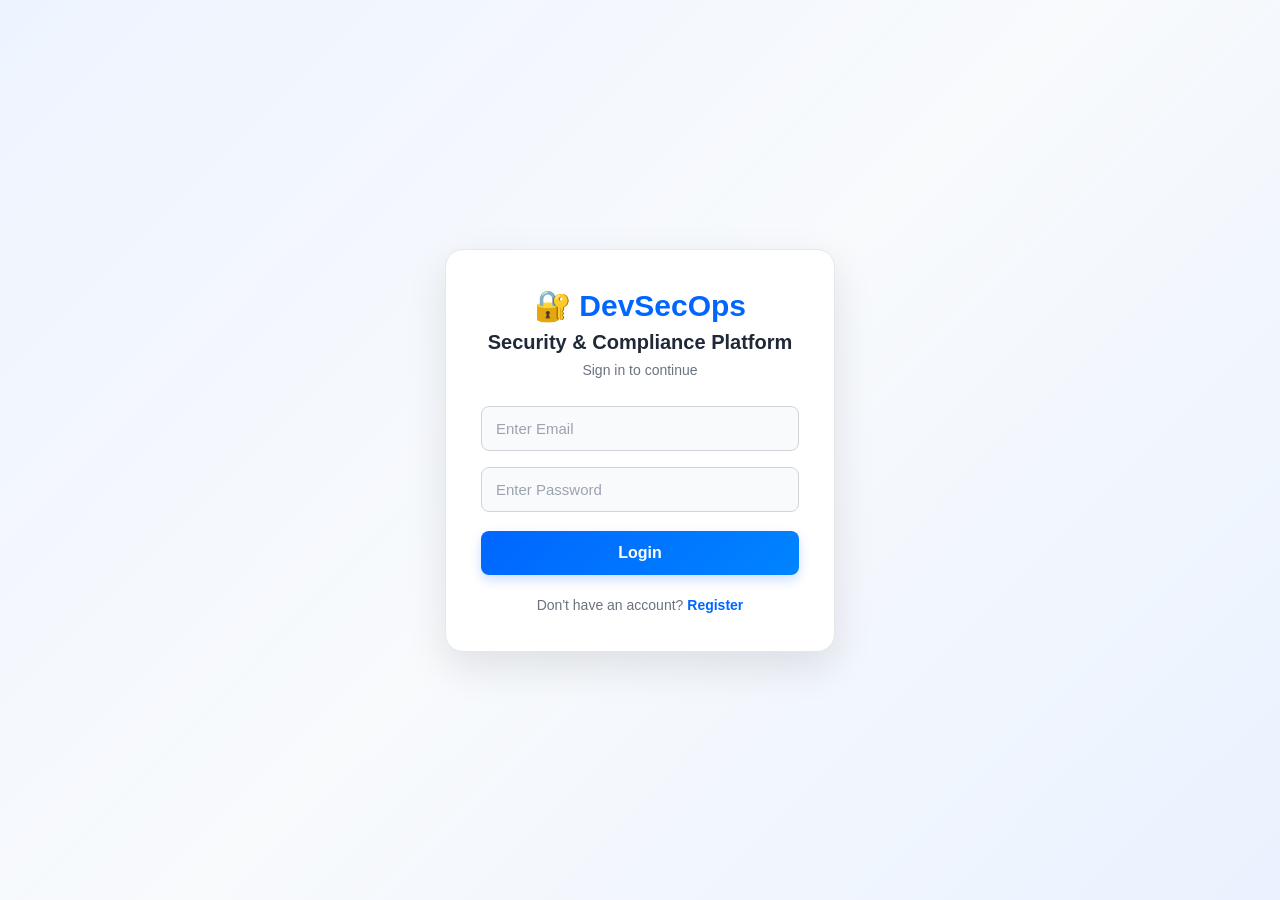
<file: frontend/index.html>
<!DOCTYPE html>
<html lang="en">

<head>

    <meta charset="UTF-8">

    <meta name="viewport"
          content="width=device-width, initial-scale=1.0">

    <title>
        DevSecOps Security & Compliance Platform
    </title>

    <link rel="stylesheet"
          href="css/dashboard.css">

</head>


<body>


    <!-- =========================
         NAVBAR
    ========================== -->

    <header class="navbar">

        <div class="logo">

            <span class="logo-icon">
                🔐
            </span>

            <span>
                DevSecOps
            </span>

        </div>


        <nav>

            <a href="index.html"
               class="active">

                Dashboard

            </a>


            <span id="usernameDisplay"
                  class="username-display">

                User

            </span>


            <button
                id="logoutBtn"
                class="logout-button"
                onclick="logout()">

                Logout

            </button>

        </nav>

    </header>



    <!-- =========================
         MAIN
    ========================== -->

    <main class="container">


        <!-- =========================
             WELCOME
        ========================== -->

        <section class="welcome">

            <div>

                <p class="welcome-label">

                    DEVSECOPS SECURITY PLATFORM

                </p>


                <h1>

                    Security Dashboard

                </h1>


                <p class="welcome-text">

                    Monitor your application's security,
                    vulnerabilities and compliance status
                    from one place.

                </p>

            </div>

        </section>



        <!-- =========================
             SCORE CARDS
        ========================== -->

        <section class="cards">


            <!-- SECURITY SCORE -->

            <div class="card">

                <div class="card-header">

                    <div class="card-icon security-icon">

                        🛡️

                    </div>


                    <span class="card-label">

                        SECURITY

                    </span>

                </div>


                <h3>

                    Security Score

                </h3>


                <p id="securityScore"
                   class="score">

                    --

                </p>


                <span class="card-description">

                    Overall security rating

                </span>

            </div>



            <!-- COMPLIANCE SCORE -->

            <div class="card">

                <div class="card-header">

                    <div class="card-icon compliance-icon">

                        ✓

                    </div>


                    <span class="card-label">

                        COMPLIANCE

                    </span>

                </div>


                <h3>

                    Compliance Score

                </h3>


                <p id="complianceScore"
                   class="score">

                    --

                </p>


                <span class="card-description">

                    Compliance assessment

                </span>

            </div>



            <!-- VULNERABILITIES -->

            <div class="card">

                <div class="card-header">

                    <div class="card-icon vulnerability-icon">

                        ⚠

                    </div>


                    <span class="card-label">

                        SECURITY ISSUES

                    </span>

                </div>


                <h3>

                    Vulnerabilities

                </h3>


                <p id="vulnerabilities"
                   class="score">

                    --

                </p>


                <span class="card-description">

                    Detected security issues

                </span>

            </div>



            <!-- COMPLIANCE STATUS -->

            <div class="card">

                <div class="card-header">

                    <div class="card-icon status-icon">

                        ●

                    </div>


                    <span class="card-label">

                        STATUS

                    </span>

                </div>


                <h3>

                    Compliance Status

                </h3>


                <p id="complianceStatus"
                   class="status-score">

                    --

                </p>


                <span class="card-description">

                    Current compliance state

                </span>

            </div>

        </section>



        <!-- =========================
             SECURITY SUMMARY
        ========================== -->

        <section class="dashboard-section">


            <div class="section-title">

                <div>

                    <span class="section-icon">

                        🛡️

                    </span>


                    <h2>

                        Security Summary

                    </h2>

                </div>

            </div>


            <div id="securityDetails"
                 class="summary-content">

                <div class="loading">

                    Loading security information...

                </div>

            </div>

        </section>



        <!-- =========================
             COMPLIANCE SUMMARY
        ========================== -->

        <section class="dashboard-section">


            <div class="section-title">

                <div>

                    <span class="section-icon">

                        ✓

                    </span>


                    <h2>

                        Compliance Summary

                    </h2>

                </div>

            </div>


            <div id="complianceDetails"
                 class="summary-content">

                <div class="loading">

                    Loading compliance information...

                </div>

            </div>

        </section>



        <!-- =========================
             SECURITY BREAKDOWN
        ========================== -->

        <section class="dashboard-section">


            <div class="section-title">

                <div>

                    <span class="section-icon">

                        ⚠️

                    </span>


                    <h2>

                        Security Breakdown

                    </h2>

                </div>

            </div>


            <div class="severity-grid">


                <!-- CRITICAL -->

                <div class="severity-card critical">

                    <span class="severity-icon">

                        🔴

                    </span>


                    <div>

                        <h3>

                            Critical

                        </h3>


                        <p id="criticalCount">

                            0

                        </p>

                    </div>

                </div>



                <!-- HIGH -->

                <div class="severity-card high">

                    <span class="severity-icon">

                        🟠

                    </span>


                    <div>

                        <h3>

                            High

                        </h3>


                        <p id="highCount">

                            0

                        </p>

                    </div>

                </div>



                <!-- MEDIUM -->

                <div class="severity-card medium">

                    <span class="severity-icon">

                        🟡

                    </span>


                    <div>

                        <h3>

                            Medium

                        </h3>


                        <p id="mediumCount">

                            0

                        </p>

                    </div>

                </div>



                <!-- LOW -->

                <div class="severity-card low">

                    <span class="severity-icon">

                        🟢

                    </span>


                    <div>

                        <h3>

                            Low

                        </h3>


                        <p id="lowCount">

                            0

                        </p>

                    </div>

                </div>

            </div>

        </section>



        <!-- =========================
             SECURITY ISSUES
        ========================== -->

        <section class="dashboard-section security-issues-section">


            <div class="section-title">

                <div>

                    <span class="section-icon">

                        🔎

                    </span>


                    <h2>

                        Security Issues

                    </h2>

                </div>

            </div>


            <div id="securityIssues">


                <div class="security-issue-empty">

                    <span class="empty-icon">

                        🛡️

                    </span>


                    <h3>

                        Loading Security Issues...

                    </h3>


                    <p>

                        Security findings will appear here
                        after the security scan.

                    </p>

                </div>

            </div>

        </section>



        <!-- =========================
             COMPLIANCE BREAKDOWN
        ========================== -->

        <section class="dashboard-section">


            <div class="section-title">

                <div>

                    <span class="section-icon">

                        ✓

                    </span>


                    <h2>

                        Compliance Breakdown

                    </h2>

                </div>

            </div>



            <!-- COMPLIANCE PROGRESS -->

            <div class="compliance-progress">


                <div class="progress-info">

                    <span>

                        Compliance Progress

                    </span>


                    <strong id="complianceProgressText">

                        0%

                    </strong>

                </div>


                <div class="progress-bar">

                    <div
                        id="complianceProgress"
                        class="progress-fill">

                    </div>

                </div>

            </div>



            <!-- COMPLIANCE STATS -->

            <div class="compliance-stats">


                <div>

                    <span>

                        Total Checks

                    </span>


                    <strong id="totalChecks">

                        0

                    </strong>

                </div>



                <div>

                    <span>

                        Compliant

                    </span>


                    <strong id="compliantChecks">

                        0

                    </strong>

                </div>



                <div>

                    <span>

                        Review Required

                    </span>


                    <strong id="reviewRequired">

                        0

                    </strong>

                </div>

            </div>

        </section>



        <!-- =========================
             SCAN ACTIONS
        ========================== -->

        <section class="scan-section">


            <div class="scan-header">

                <div>

                    <h2>

                        Security & Compliance Scans

                    </h2>


                    <p>

                        Run the latest security and compliance
                        checks for your application.

                    </p>

                </div>

            </div>



            <div class="actions">


                <!-- SECURITY SCAN -->

                <button
                    id="securityScanBtn"
                    class="scan-button security-button"
                    onclick="runSecurityScan()">


                    <span>

                        🛡️

                    </span>


                    Run Security Scan

                </button>



                <!-- COMPLIANCE SCAN -->

                <button
                    id="complianceScanBtn"
                    class="scan-button compliance-button"
                    onclick="runComplianceScan()">


                    <span>

                        ✓

                    </span>


                    Run Compliance Scan

                </button>

            </div>

        </section>



        <!-- =========================
             SCAN HISTORY
        ========================== -->

        <section class="dashboard-section scan-history-section">


            <div class="section-title">

                <div>

                    <span class="section-icon">

                        📊

                    </span>


                    <h2>

                        Scan History

                    </h2>

                </div>

            </div>


            <div id="scanHistory">

                <div class="loading">

                    Loading scan history...

                </div>

            </div>

        </section>



        <!-- =========================
             SYSTEM INFO
        ========================== -->

        <section class="system-info">


            <div>

                <strong>

                    Platform

                </strong>


                <span>

                    DevSecOps

                </span>

            </div>



            <div>

                <strong>

                    Security

                </strong>


                <span>

                    Active

                </span>

            </div>



            <div>

                <strong>

                    Compliance

                </strong>


                <span>

                    Monitoring

                </span>

            </div>



            <div>

                <strong>

                    Environment

                </strong>


                <span>

                    Local

                </span>

            </div>

        </section>


    </main>



    <!-- =========================
         JAVASCRIPT
    ========================== -->

    <script src="js/dashboard.js"></script>


</body>

</html>
</file>
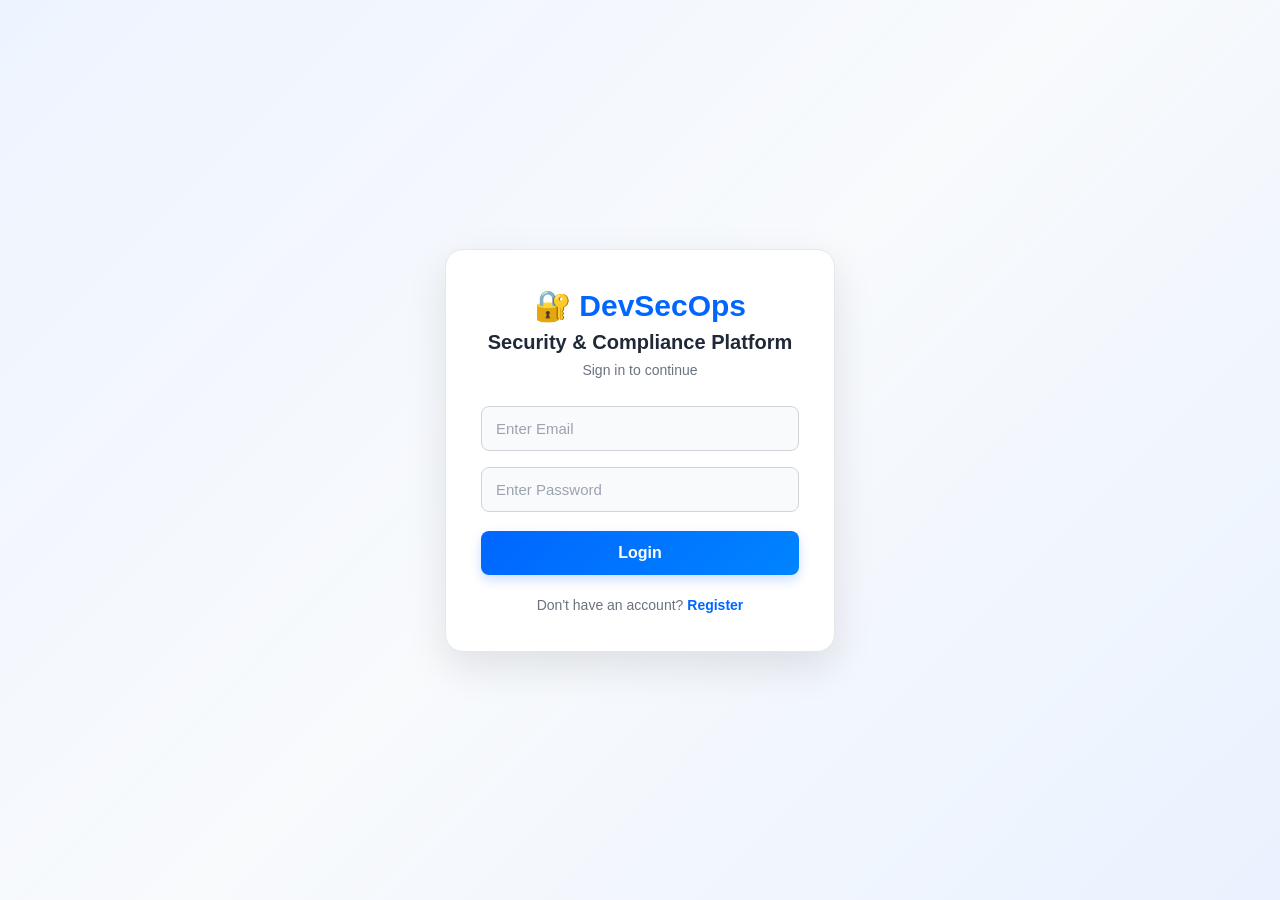
<file: frontend/dashboard.html>
<!DOCTYPE html>
<html lang="en">

<head>

    <meta charset="UTF-8">

    <meta name="viewport"
          content="width=device-width, initial-scale=1.0">

    <title>DevSecOps Dashboard</title>

    <style>

        * {
            box-sizing: border-box;
        }

        body {
            margin: 0;
            font-family: Arial, sans-serif;
            background: #f4f6f9;
            color: #222;
        }

        /* ================= NAVBAR ================= */

        .navbar {
            background: #111827;
            color: white;
            padding: 18px 30px;

            display: flex;
            justify-content: space-between;
            align-items: center;
        }

        .navbar h2 {
            margin: 0;
        }

        .logout {
            background: #dc2626;
            color: white;
            border: none;

            padding: 10px 18px;

            border-radius: 6px;

            cursor: pointer;

            font-size: 14px;
        }

        .logout:hover {
            background: #b91c1c;
        }

        /* ================= CONTAINER ================= */

        .container {
            max-width: 1100px;
            margin: 30px auto;
            padding: 0 20px;
        }

        /* ================= WELCOME ================= */

        .welcome {
            background: white;

            padding: 25px;

            border-radius: 10px;

            margin-bottom: 25px;

            box-shadow:
                0 2px 8px rgba(0, 0, 0, 0.08);
        }

        .welcome h1 {
            margin-top: 0;
        }

        .status {
            font-weight: bold;
            color: #16a34a;
        }

        /* ================= CARDS ================= */

        .cards {
            display: grid;

            grid-template-columns:
                repeat(3, 1fr);

            gap: 20px;
        }

        .card {
            background: white;

            padding: 25px;

            border-radius: 10px;

            box-shadow:
                0 2px 8px rgba(0, 0, 0, 0.08);
        }

        .card h3 {
            margin-top: 0;
        }

        .score {
            font-size: 36px;

            font-weight: bold;

            margin: 15px 0;
        }

        /* ================= BUTTONS ================= */

        .scan-button,
        .report-button {
            color: white;

            border: none;

            padding: 12px 20px;

            border-radius: 6px;

            cursor: pointer;

            font-size: 15px;

            margin-top: 10px;
        }

        .scan-button {
            background: #2563eb;
        }

        .scan-button:hover {
            background: #1d4ed8;
        }

        .scan-button:disabled,
        .report-button:disabled {
            background: #9ca3af;

            cursor: not-allowed;
        }

        /* ================= SECTIONS ================= */

        .section {
            margin-top: 25px;

            background: white;

            padding: 25px;

            border-radius: 10px;

            box-shadow:
                0 2px 8px rgba(0, 0, 0, 0.08);
        }

        .section h2 {
            margin-top: 0;
        }

        /* ================= SECURITY FINDINGS ================= */

        .security-issue {
            border: 1px solid #ddd;

            border-radius: 8px;

            padding: 18px;

            margin-top: 15px;
        }

        .severity-badge {
            display: inline-block;

            padding: 5px 10px;

            border-radius: 5px;

            font-size: 13px;

            font-weight: bold;
        }

        .critical {
            background: #fee2e2;
            color: #991b1b;
        }

        .high {
            background: #ffedd5;
            color: #9a3412;
        }

        .medium {
            background: #fef3c7;
            color: #92400e;
        }

        .low {
            background: #dcfce7;
            color: #166534;
        }

        .issue-description {
            color: #555;

            line-height: 1.5;
        }

        .recommendation {
            background: #f9fafb;

            padding: 12px;

            border-left:
                4px solid #2563eb;

            margin-top: 15px;
        }

        .recommendation p {
            margin-bottom: 0;
        }

        /* ================= TABLE ================= */

        .history-table-wrapper {
            overflow-x: auto;
        }

        .history-table {
            width: 100%;

            border-collapse: collapse;

            margin-top: 15px;
        }

        .history-table th,
        .history-table td {
            border: 1px solid #ddd;

            padding: 10px;

            text-align: left;
        }

        .history-table th {
            background: #f3f4f6;
        }

        .history-good {
            color: #16a34a;

            font-weight: bold;
        }

        .history-warning {
            color: #dc2626;

            font-weight: bold;
        }

        .empty {
            color: #666;

            padding: 15px 0;
        }

        /* ================= REPORTS ================= */

        .report-buttons {
            display: flex;

            flex-wrap: wrap;

            gap: 12px;

            margin-top: 15px;
        }

        .report-button {
            background: #111827;
        }

        .report-button:hover {
            background: #374151;
        }

        .report-card {
            border: 1px solid #ddd;

            border-radius: 8px;

            padding: 20px;

            margin-top: 20px;

            background: #fafafa;
        }

        .report-card h3 {
            margin-top: 0;
        }

        .report-card h4 {
            margin-bottom: 8px;
        }

        .report-success {
            color: #16a34a;

            font-weight: bold;
        }

        .report-warning {
            color: #dc2626;

            font-weight: bold;
        }

        /* ================= REPORT GRID ================= */

        .report-grid {
            display: grid;

            grid-template-columns:
                repeat(2, 1fr);

            gap: 15px;

            margin-top: 15px;
        }

        .report-box {
            background: white;

            border: 1px solid #ddd;

            border-radius: 8px;

            padding: 15px;
        }

        .report-box strong {
            display: block;

            margin-bottom: 6px;

            color: #374151;
        }

        /* ================= PDF ================= */

        .pdf-button {
            background: #7c3aed !important;
        }

        .pdf-button:hover {
            background: #6d28d9 !important;
        }

        /* ================= RESPONSIVE ================= */

        @media (max-width: 800px) {

            .cards {
                grid-template-columns: 1fr;
            }

            .report-grid {
                grid-template-columns: 1fr;
            }

            .report-buttons {
                flex-direction: column;
            }

            .report-button {
                width: 100%;
            }

        }

    </style>

</head>


<body>


    <!-- ================= NAVBAR ================= -->

    <div class="navbar">

        <h2>
            🔐 DevSecOps Platform
        </h2>

        <button
            class="logout"
            onclick="logout()">

            Logout

        </button>

    </div>


    <!-- ================= MAIN ================= -->

    <div class="container">


        <!-- ================= WELCOME ================= -->

        <div class="welcome">

            <h1>

                Welcome,
                <span id="username">
                    User
                </span>

                👋

            </h1>

            <p>

                Email:

                <span id="email">
                    Loading...
                </span>

            </p>

            <p>

                Authentication:

                <span class="status">
                    JWT Protected ✅
                </span>

            </p>

        </div>


        <!-- ================= DASHBOARD CARDS ================= -->

        <div class="cards">


            <!-- SECURITY -->

            <div class="card">

                <h3>
                    🔍 Security Scan
                </h3>

                <div
                    class="score"
                    id="scanCount">

                    0

                </div>

                <p>
                    Scans completed
                </p>

                <button
                    class="scan-button"
                    id="securityScanBtn"
                    onclick="runSecurityScan()">

                    🛡️ Run Security Scan

                </button>

            </div>


            <!-- VULNERABILITIES -->

            <div class="card">

                <h3>
                    🚨 Vulnerabilities
                </h3>

                <div
                    class="score"
                    id="vulnerabilityCount">

                    0

                </div>

                <p>
                    Issues detected
                </p>

            </div>


            <!-- COMPLIANCE -->

            <div class="card">

                <h3>
                    🛡️ Compliance
                </h3>

                <div
                    class="score"
                    id="complianceScore">

                    0%

                </div>

                <p>
                    Latest compliance score
                </p>

                <button
                    class="scan-button"
                    id="complianceScanBtn"
                    onclick="runComplianceScan()">

                    🛡️ Run Compliance Scan

                </button>

            </div>

        </div>


        <!-- ================= SECURITY OVERVIEW ================= -->

        <div class="section">

            <h2>
                🔐 Security Overview
            </h2>

            <div id="securityDetails">

                <p>
                    Loading security information...
                </p>

            </div>

        </div>


        <!-- ================= SECURITY FINDINGS ================= -->

        <div class="section">

            <h2>
                🚨 Security Findings
            </h2>

            <div id="securityIssues">

                <p class="empty">
                    Loading security findings...
                </p>

            </div>

        </div>


        <!-- ================= COMPLIANCE OVERVIEW ================= -->

        <div class="section">

            <h2>
                🛡️ Compliance Overview
            </h2>

            <div id="complianceDetails">

                <p>
                    Loading compliance information...
                </p>

            </div>

        </div>


        <!-- ================= SECURITY HISTORY ================= -->

        <div class="section">

            <h2>
                📊 Security Scan History
            </h2>

            <div id="securityHistory">

                <p class="empty">
                    Loading security history...
                </p>

            </div>

        </div>


        <!-- ================= COMPLIANCE HISTORY ================= -->

        <div class="section">

            <h2>
                📋 Compliance Scan History
            </h2>

            <div id="complianceHistory">

                <p class="empty">
                    Loading compliance history...
                </p>

            </div>

        </div>


        <!-- ================= REPORTS ================= -->

        <div class="section">

            <h2>
                📄 Reports
            </h2>

            <p>
                Generate and view the latest
                DevSecOps security and
                compliance reports.
            </p>


            <div class="report-buttons">


                <!-- SECURITY REPORT -->

                <button
                    class="report-button"
                    id="securityReportBtn"
                    onclick="loadSecurityReport()">

                    🔐 Security Report

                </button>


                <!-- COMPLIANCE REPORT -->

                <button
                    class="report-button"
                    id="complianceReportBtn"
                    onclick="loadComplianceReport()">

                    🛡️ Compliance Report

                </button>


                <!-- COMBINED REPORT -->

                <button
                    class="report-button"
                    id="summaryReportBtn"
                    onclick="loadCombinedReport()">

                    📊 Combined Report

                </button>


                <!-- PDF -->

                <button
                    class="report-button pdf-button"
                    id="pdfReportBtn"
                    onclick="downloadPDFReport()">

                    📥 Download PDF Report

                </button>

            </div>


            <div id="reportDetails">

                <p class="empty">
                    Select a report above.
                </p>

            </div>

        </div>


    </div>


    <!-- ================= JAVASCRIPT ================= -->

    <script>


        // ==================================================
        // API BASE URL
        // ==================================================

        const API_BASE_URL =
            "http://127.0.0.1:8000";


        // ==================================================
        // JWT TOKEN
        // ==================================================

        const token =
            localStorage.getItem("access_token");


        // ==================================================
        // CHECK LOGIN
        // ==================================================

        if (!token) {

            alert(
                "Please login first."
            );

            window.location.href =
                "login.html";

        }


        // ==================================================
        // COMMON HEADERS
        // ==================================================

        function authHeaders() {

            return {

                "Authorization":
                    "Bearer " + token,

                "Accept":
                    "application/json"

            };

        }


        // ==================================================
        // LOGOUT
        // ==================================================

        function logout() {

            localStorage.removeItem(
                "access_token"
            );

            window.location.href =
                "login.html";

        }


        // ==================================================
        // LOAD USER
        // ==================================================

        async function loadUser() {

            try {

                const response =
                    await fetch(
                        API_BASE_URL +
                        "/users/me",
                        {
                            method: "GET",
                            headers:
                                authHeaders()
                        }
                    );


                const data =
                    await response.json();


                console.log(
                    "User:",
                    data
                );


                if (!response.ok) {

                    localStorage.removeItem(
                        "access_token"
                    );

                    window.location.href =
                        "login.html";

                    return;

                }


                document.getElementById(
                    "username"
                ).textContent =
                    data.username ||
                    "User";


                document.getElementById(
                    "email"
                ).textContent =
                    data.email ||
                    "-";

            }

            catch (error) {

                console.error(
                    "User Error:",
                    error
                );

            }

        }


        // ==================================================
        // LOAD SECURITY HISTORY
        // ==================================================

        async function loadSecurityHistory() {

            const container =
                document.getElementById(
                    "securityHistory"
                );


            try {

                const response =
                    await fetch(
                        API_BASE_URL +
                        "/scanner/history",
                        {
                            method: "GET",
                            headers:
                                authHeaders()
                        }
                    );


                const data =
                    await response.json();


                console.log(
                    "Security History:",
                    data
                );


                if (!response.ok) {

                    container.innerHTML =
                        "<p>Unable to load security history.</p>";

                    return;

                }


                const history =
                    data.history || [];


                document.getElementById(
                    "scanCount"
                ).textContent =
                    data.total_scans || 0;


                if (history.length === 0) {

                    container.innerHTML = `
                        <p class="empty">
                            No security scan history.
                        </p>
                    `;

                    document.getElementById(
                        "vulnerabilityCount"
                    ).textContent = 0;

                    document.getElementById(
                        "securityDetails"
                    ).innerHTML = `
                        <p>
                            No security scan available.
                        </p>
                    `;

                    return;

                }


                const latest =
                    history[0];


                const vulnerabilities =
                    (latest.critical || 0) +
                    (latest.high || 0) +
                    (latest.medium || 0) +
                    (latest.low || 0);


                document.getElementById(
                    "vulnerabilityCount"
                ).textContent =
                    vulnerabilities;


                document.getElementById(
                    "securityDetails"
                ).innerHTML = `

                    <p>
                        <strong>
                            Latest Scan ID:
                        </strong>

                        #${latest.scan_id}
                    </p>

                    <p>
                        <strong>
                            Security Score:
                        </strong>

                        ${latest.security_score}%
                    </p>

                    <p>
                        <strong>
                            Total Checks:
                        </strong>

                        ${latest.total_checks}
                    </p>

                    <p>
                        <strong>
                            Passed Checks:
                        </strong>

                        ${latest.passed_checks}
                    </p>

                    <p>
                        <strong>
                            Failed Checks:
                        </strong>

                        ${
                            (latest.total_checks || 0) -
                            (latest.passed_checks || 0)
                        }
                    </p>

                    <p>
                        <strong>
                            Critical:
                        </strong>

                        ${latest.critical || 0}
                    </p>

                    <p>
                        <strong>
                            High:
                        </strong>

                        ${latest.high || 0}
                    </p>

                    <p>
                        <strong>
                            Medium:
                        </strong>

                        ${latest.medium || 0}
                    </p>

                    <p>
                        <strong>
                            Low:
                        </strong>

                        ${latest.low || 0}
                    </p>

                `;


                // ==================================================
                // SECURITY HISTORY TABLE
                // ==================================================

                let html = `

                    <div class="history-table-wrapper">

                        <table class="history-table">

                            <thead>

                                <tr>

                                    <th>
                                        Scan ID
                                    </th>

                                    <th>
                                        Score
                                    </th>

                                    <th>
                                        Vulnerabilities
                                    </th>

                                    <th>
                                        Date
                                    </th>

                                </tr>

                            </thead>

                            <tbody>

                `;


                history.forEach(
                    (scan) => {

                        const vuln =
                            (scan.critical || 0) +
                            (scan.high || 0) +
                            (scan.medium || 0) +
                            (scan.low || 0);


                        const date =
                            scan.created_at
                                ? new Date(
                                    scan.created_at
                                ).toLocaleString()
                                : "-";


                        html += `

                            <tr>

                                <td>
                                    #${scan.scan_id}
                                </td>

                                <td>
                                    <strong>
                                        ${scan.security_score}%
                                    </strong>
                                </td>

                                <td>
                                    ${vuln}
                                </td>

                                <td>
                                    ${date}
                                </td>

                            </tr>

                        `;

                    }
                );


                html += `

                            </tbody>

                        </table>

                    </div>

                `;


                container.innerHTML =
                    html;

            }

            catch (error) {

                console.error(
                    "Security History Error:",
                    error
                );

                container.innerHTML = `
                    <p>
                        ⚠️ Unable to load
                        security history.
                    </p>
                `;

            }

        }


        // ==================================================
        // LOAD SECURITY FINDINGS
        // ==================================================

        async function loadSecurityIssues() {

            const container =
                document.getElementById(
                    "securityIssues"
                );


            try {

                const response =
                    await fetch(
                        API_BASE_URL +
                        "/scanner/",
                        {
                            method: "GET",
                            headers:
                                authHeaders()
                        }
                    );


                const data =
                    await response.json();


                console.log(
                    "Security Findings:",
                    data
                );


                if (!response.ok) {

                    container.innerHTML = `
                        <p>
                            Unable to load
                            security findings.
                        </p>
                    `;

                    return;

                }


                const findings =
                    data.findings || [];


                if (findings.length === 0) {

                    container.innerHTML = `
                        <div class="empty">
                            🛡️ No security findings.
                        </div>
                    `;

                    return;

                }


                let html = "";


                findings.forEach(
                    (finding) => {

                        const severity =
                            (
                                finding.severity ||
                                "Low"
                            ).toLowerCase();


                        const status =
                            finding.status ||
                            "";


                        const statusClass =
                            status === "Warning"
                                ? "history-warning"
                                : "history-good";


                        html += `

                            <div
                                class="security-issue">

                                <span
                                    class="
                                        severity-badge
                                        ${severity}
                                    ">

                                    ${finding.severity}

                                </span>

                                <h3>
                                    ${finding.name}
                                </h3>

                                <p
                                    class="issue-description">

                                    ${finding.description}

                                </p>

                                <p
                                    class="${statusClass}">

                                    Status:
                                    ${status}

                                </p>

                                <div
                                    class="recommendation">

                                    <strong>
                                        Recommendation
                                    </strong>

                                    <p>
                                        ${
                                            finding.recommendation ||
                                            "Review this security issue."
                                        }
                                    </p>

                                </div>

                            </div>

                        `;

                    }
                );


                container.innerHTML =
                    html;

            }

            catch (error) {

                console.error(
                    "Security Findings Error:",
                    error
                );

                container.innerHTML = `
                    <p>
                        ⚠️ Unable to load
                        security findings.
                    </p>
                `;

            }

        }


        // ==================================================
        // RUN SECURITY SCAN
        // ==================================================

        async function runSecurityScan() {

            const button =
                document.getElementById(
                    "securityScanBtn"
                );


            try {

                button.disabled = true;

                button.textContent =
                    "⏳ Running Security Scan...";


                const response =
                    await fetch(
                        API_BASE_URL +
                        "/scanner/scan",
                        {
                            method: "POST",
                            headers:
                                authHeaders()
                        }
                    );


                const data =
                    await response.json();


                console.log(
                    "New Security Scan:",
                    data
                );


                if (!response.ok) {

                    alert(
                        data.message ||
                        data.detail ||
                        "Security scan failed."
                    );

                    return;

                }


                alert(

                    "Security Scan Completed!\n\n" +

                    "Scan ID: #" +
                    data.scan_id +

                    "\n\n" +

                    "Security Score: " +
                    data.security_score +
                    "%" +

                    "\n\n" +

                    "Vulnerabilities: " +
                    (
                        data.vulnerabilities ||
                        0
                    )

                );


                await loadSecurityHistory();

                await loadSecurityIssues();

            }

            catch (error) {

                console.error(
                    "Security Scan Error:",
                    error
                );

                alert(
                    "Unable to connect to backend."
                );

            }

            finally {

                button.disabled = false;

                button.textContent =
                    "🛡️ Run Security Scan";

            }

        }


        // ==================================================
        // LOAD COMPLIANCE HISTORY
        // ==================================================

        async function loadComplianceHistory() {

            const container =
                document.getElementById(
                    "complianceHistory"
                );


            try {

                const response =
                    await fetch(
                        API_BASE_URL +
                        "/compliance/history",
                        {
                            method: "GET",
                            headers:
                                authHeaders()
                        }
                    );


                const data =
                    await response.json();


                console.log(
                    "Compliance History:",
                    data
                );


                if (!response.ok) {

                    container.innerHTML = `
                        <p>
                            Unable to load
                            compliance history.
                        </p>
                    `;

                    return;

                }


                const history =
                    data.history || [];


                if (history.length === 0) {

                    document.getElementById(
                        "complianceScore"
                    ).textContent =
                        "0%";


                    document.getElementById(
                        "complianceDetails"
                    ).innerHTML = `
                        <p>
                            No compliance scan available.
                        </p>
                    `;


                    container.innerHTML = `
                        <p class="empty">
                            No compliance scan history.
                        </p>
                    `;

                    return;

                }


                const latest =
                    history[0];


                const score =
                    latest.compliance_score || 0;


                document.getElementById(
                    "complianceScore"
                ).textContent =
                    score + "%";


                document.getElementById(
                    "complianceDetails"
                ).innerHTML = `

                    <p>
                        <strong>
                            Latest Scan ID:
                        </strong>

                        #${latest.scan_id}
                    </p>

                    <p>
                        <strong>
                            Compliance Score:
                        </strong>

                        ${score}%
                    </p>

                    <p>
                        <strong>
                            Status:
                        </strong>

                        ${latest.status}
                    </p>

                    <p>
                        <strong>
                            Total Checks:
                        </strong>

                        ${latest.total_checks}
                    </p>

                    <p>
                        <strong>
                            Compliant Checks:
                        </strong>

                        ${latest.compliant_checks}
                    </p>

                    <p>
                        <strong>
                            Review Required:
                        </strong>

                        ${latest.review_required}
                    </p>

                `;


                // ==================================================
                // COMPLIANCE HISTORY TABLE
                // ==================================================

                let html = `

                    <div class="history-table-wrapper">

                        <table class="history-table">

                            <thead>

                                <tr>

                                    <th>
                                        Scan ID
                                    </th>

                                    <th>
                                        Score
                                    </th>

                                    <th>
                                        Total Checks
                                    </th>

                                    <th>
                                        Compliant
                                    </th>

                                    <th>
                                        Review
                                    </th>

                                    <th>
                                        Status
                                    </th>

                                    <th>
                                        Date
                                    </th>

                                </tr>

                            </thead>

                            <tbody>

                `;


                history.forEach(
                    (scan) => {

                        const date =
                            scan.created_at
                                ? new Date(
                                    scan.created_at
                                ).toLocaleString()
                                : "-";


                        const statusClass =
                            scan.status === "Compliant"
                                ? "history-good"
                                : "history-warning";


                        html += `

                            <tr>

                                <td>
                                    #${scan.scan_id}
                                </td>

                                <td>
                                    <strong>
                                        ${scan.compliance_score}%
                                    </strong>
                                </td>

                                <td>
                                    ${scan.total_checks}
                                </td>

                                <td>
                                    ${scan.compliant_checks}
                                </td>

                                <td>
                                    ${scan.review_required}
                                </td>

                                <td>

                                    <span
                                        class="${statusClass}">

                                        ${scan.status}

                                    </span>

                                </td>

                                <td>
                                    ${date}
                                </td>

                            </tr>

                        `;

                    }
                );


                html += `

                            </tbody>

                        </table>

                    </div>

                `;


                container.innerHTML =
                    html;

            }

            catch (error) {

                console.error(
                    "Compliance History Error:",
                    error
                );

                container.innerHTML = `
                    <p>
                        ⚠️ Unable to load
                        compliance history.
                    </p>
                `;

            }

        }


        // ==================================================
        // RUN COMPLIANCE SCAN
        // ==================================================

        async function runComplianceScan() {

            const button =
                document.getElementById(
                    "complianceScanBtn"
                );


            try {

                button.disabled = true;

                button.textContent =
                    "⏳ Running Compliance Scan...";


                const response =
                    await fetch(
                        API_BASE_URL +
                        "/compliance/scan",
                        {
                            method: "POST",
                            headers:
                                authHeaders()
                        }
                    );


                const data =
                    await response.json();


                console.log(
                    "New Compliance Scan:",
                    data
                );


                if (!response.ok) {

                    alert(
                        data.message ||
                        data.detail ||
                        "Compliance scan failed."
                    );

                    return;

                }


                alert(

                    "Compliance Scan Completed!\n\n" +

                    "Scan ID: #" +
                    (
                        data.compliance_scan_id ||
                        data.scan_id ||
                        "-"
                    ) +

                    "\n\n" +

                    "Compliance Score: " +
                    (
                        data.compliance_score ||
                        0
                    ) +
                    "%" +

                    "\n\n" +

                    "Status: " +
                    (
                        data.status ||
                        "Unknown"
                    )

                );


                await loadComplianceHistory();

            }

            catch (error) {

                console.error(
                    "Compliance Scan Error:",
                    error
                );

                alert(
                    "Unable to connect to backend."
                );

            }

            finally {

                button.disabled = false;

                button.textContent =
                    "🛡️ Run Compliance Scan";

            }

        }


        // ==================================================
        // SECURITY REPORT
        // ==================================================

        async function loadSecurityReport() {

            const button =
                document.getElementById(
                    "securityReportBtn"
                );


            const container =
                document.getElementById(
                    "reportDetails"
                );


            try {

                button.disabled = true;

                button.textContent =
                    "⏳ Loading...";


                const response =
                    await fetch(
                        API_BASE_URL +
                        "/reports/security",
                        {
                            method: "GET",
                            headers:
                                authHeaders()
                        }
                    );


                const data =
                    await response.json();


                console.log(
                    "Security Report:",
                    data
                );


                if (!response.ok) {

                    container.innerHTML = `

                        <div class="report-card">

                            <p class="report-warning">

                                ${
                                    data.detail ||
                                    data.message ||
                                    "Unable to load security report."
                                }

                            </p>

                        </div>

                    `;

                    return;

                }


                if (!data.scan_id) {

                    container.innerHTML = `

                        <div class="report-card">

                            <p>
                                No security scan found.
                            </p>

                        </div>

                    `;

                    return;

                }


                const findings =
                    data.findings || {};


                const date =
                    data.created_at
                        ? new Date(
                            data.created_at
                        ).toLocaleString()
                        : "-";


                container.innerHTML = `

                    <div class="report-card">

                        <h3>
                            🔐 Security Report
                        </h3>

                        <div class="report-grid">

                            <div class="report-box">

                                <strong>
                                    Scan ID
                                </strong>

                                #${data.scan_id}

                            </div>


                            <div class="report-box">

                                <strong>
                                    Security Score
                                </strong>

                                ${data.security_score}%

                            </div>


                            <div class="report-box">

                                <strong>
                                    Total Checks
                                </strong>

                                ${data.total_checks}

                            </div>


                            <div class="report-box">

                                <strong>
                                    Passed Checks
                                </strong>

                                ${data.passed_checks}

                            </div>


                            <div class="report-box">

                                <strong>
                                    Failed Checks
                                </strong>

                                ${data.failed_checks}

                            </div>


                            <div class="report-box">

                                <strong>
                                    Total Vulnerabilities
                                </strong>

                                ${
                                    data.summary
                                        ?.total_vulnerabilities ||
                                    0
                                }

                            </div>

                        </div>


                        <hr>


                        <h4>
                            🚨 Security Findings
                        </h4>


                        <div class="report-grid">

                            <div class="report-box">

                                <strong>
                                    Critical
                                </strong>

                                ${findings.critical || 0}

                            </div>


                            <div class="report-box">

                                <strong>
                                    High
                                </strong>

                                ${findings.high || 0}

                            </div>


                            <div class="report-box">

                                <strong>
                                    Medium
                                </strong>

                                ${findings.medium || 0}

                            </div>


                            <div class="report-box">

                                <strong>
                                    Low
                                </strong>

                                ${findings.low || 0}

                            </div>

                        </div>


                        <p>

                            <strong>
                                Created:
                            </strong>

                            ${date}

                        </p>


                        <p class="report-success">

                            ✅ Security report
                            loaded successfully.

                        </p>

                    </div>

                `;

            }

            catch (error) {

                console.error(
                    "Security Report Error:",
                    error
                );

                container.innerHTML = `

                    <div class="report-card">

                        <p class="report-warning">

                            ⚠️ Unable to connect
                            to backend.

                        </p>

                    </div>

                `;

            }

            finally {

                button.disabled = false;

                button.textContent =
                    "🔐 Security Report";

            }

        }


        // ==================================================
        // COMPLIANCE REPORT
        // ==================================================

        async function loadComplianceReport() {

            const button =
                document.getElementById(
                    "complianceReportBtn"
                );


            const container =
                document.getElementById(
                    "reportDetails"
                );


            try {

                button.disabled = true;

                button.textContent =
                    "⏳ Loading...";


                const response =
                    await fetch(
                        API_BASE_URL +
                        "/reports/compliance",
                        {
                            method: "GET",
                            headers:
                                authHeaders()
                        }
                    );


                const data =
                    await response.json();


                console.log(
                    "Compliance Report:",
                    data
                );


                if (!response.ok) {

                    container.innerHTML = `

                        <div class="report-card">

                            <p class="report-warning">

                                ${
                                    data.detail ||
                                    data.message ||
                                    "Unable to load compliance report."
                                }

                            </p>

                        </div>

                    `;

                    return;

                }


                if (!data.scan_id) {

                    container.innerHTML = `

                        <div class="report-card">

                            <p>
                                No compliance scan found.
                            </p>

                        </div>

                    `;

                    return;

                }


                const date =
                    data.created_at
                        ? new Date(
                            data.created_at
                        ).toLocaleString()
                        : "-";


                const statusClass =
                    data.status === "Compliant"
                        ? "report-success"
                        : "report-warning";


                container.innerHTML = `

                    <div class="report-card">

                        <h3>
                            🛡️ Compliance Report
                        </h3>


                        <div class="report-grid">

                            <div class="report-box">

                                <strong>
                                    Scan ID
                                </strong>

                                #${data.scan_id}

                            </div>


                            <div class="report-box">

                                <strong>
                                    Compliance Score
                                </strong>

                                ${data.compliance_score}%

                            </div>


                            <div class="report-box">

                                <strong>
                                    Total Checks
                                </strong>

                                ${data.total_checks}

                            </div>


                            <div class="report-box">

                                <strong>
                                    Compliant Checks
                                </strong>

                                ${data.compliant_checks}

                            </div>


                            <div class="report-box">

                                <strong>
                                    Review Required
                                </strong>

                                ${data.review_required}

                            </div>


                            <div class="report-box">

                                <strong>
                                    Status
                                </strong>

                                <span class="${statusClass}">

                                    ${data.status}

                                </span>

                            </div>

                        </div>


                        <p>

                            <strong>
                                Created:
                            </strong>

                            ${date}

                        </p>


                        <p class="report-success">

                            ✅ Compliance report
                            loaded successfully.

                        </p>

                    </div>

                `;

            }

            catch (error) {

                console.error(
                    "Compliance Report Error:",
                    error
                );

                container.innerHTML = `

                    <div class="report-card">

                        <p class="report-warning">

                            ⚠️ Unable to connect
                            to backend.

                        </p>

                    </div>

                `;

            }

            finally {

                button.disabled = false;

                button.textContent =
                    "🛡️ Compliance Report";

            }

        }


        // ==================================================
        // COMBINED REPORT
        // ==================================================

        async function loadCombinedReport() {

            const button =
                document.getElementById(
                    "summaryReportBtn"
                );


            const container =
                document.getElementById(
                    "reportDetails"
                );


            try {

                button.disabled = true;

                button.textContent =
                    "⏳ Loading...";


                const response =
                    await fetch(
                        API_BASE_URL +
                        "/reports/summary",
                        {
                            method: "GET",
                            headers:
                                authHeaders()
                        }
                    );


                const data =
                    await response.json();


                console.log(
                    "Combined Report:",
                    data
                );


                if (!response.ok) {

                    container.innerHTML = `

                        <div class="report-card">

                            <p class="report-warning">

                                ${
                                    data.detail ||
                                    data.message ||
                                    "Unable to load combined report."
                                }

                            </p>

                        </div>

                    `;

                    return;

                }


                const security =
                    data.security || {};


                const compliance =
                    data.compliance || {};


                const securityFindings =
                    security.findings || {};


                const complianceStatusClass =
                    compliance.status ===
                    "Compliant"

                        ? "report-success"

                        : "report-warning";


                container.innerHTML = `

                    <div class="report-card">

                        <h3>
                            📊 DevSecOps Combined Report
                        </h3>


                        <h4>
                            👤 User Information
                        </h4>


                        <div class="report-grid">

                            <div class="report-box">

                                <strong>
                                    User ID
                                </strong>

                                ${data.user?.id || "-"}

                            </div>


                            <div class="report-box">

                                <strong>
                                    Username
                                </strong>

                                ${data.user?.username || "-"}

                            </div>


                            <div class="report-box">

                                <strong>
                                    Email
                                </strong>

                                ${data.user?.email || "-"}

                            </div>

                        </div>


                        <hr>


                        <h4>
                            🔐 Security
                        </h4>


                        <div class="report-grid">

                            <div class="report-box">

                                <strong>
                                    Scan ID
                                </strong>

                                ${
                                    security.scan_id
                                        ? "#" +
                                          security.scan_id
                                        : "No Scan"
                                }

                            </div>


                            <div class="report-box">

                                <strong>
                                    Security Score
                                </strong>

                                ${security.security_score || 0}%

                            </div>


                            <div class="report-box">

                                <strong>
                                    Total Checks
                                </strong>

                                ${security.total_checks || 0}

                            </div>


                            <div class="report-box">

                                <strong>
                                    Passed Checks
                                </strong>

                                ${security.passed_checks || 0}

                            </div>


                            <div class="report-box">

                                <strong>
                                    Failed Checks
                                </strong>

                                ${security.failed_checks || 0}

                            </div>


                            <div class="report-box">

                                <strong>
                                    Vulnerabilities
                                </strong>

                                ${security.vulnerabilities || 0}

                            </div>

                        </div>


                        <h4>
                            🚨 Findings
                        </h4>


                        <div class="report-grid">

                            <div class="report-box">

                                <strong>
                                    Critical
                                </strong>

                                ${securityFindings.critical || 0}

                            </div>


                            <div class="report-box">

                                <strong>
                                    High
                                </strong>

                                ${securityFindings.high || 0}

                            </div>


                            <div class="report-box">

                                <strong>
                                    Medium
                                </strong>

                                ${securityFindings.medium || 0}

                            </div>


                            <div class="report-box">

                                <strong>
                                    Low
                                </strong>

                                ${securityFindings.low || 0}

                            </div>

                        </div>


                        <hr>


                        <h4>
                            🛡️ Compliance
                        </h4>


                        <div class="report-grid">

                            <div class="report-box">

                                <strong>
                                    Scan ID
                                </strong>

                                ${
                                    compliance.scan_id
                                        ? "#" +
                                          compliance.scan_id
                                        : "No Scan"
                                }

                            </div>


                            <div class="report-box">

                                <strong>
                                    Compliance Score
                                </strong>

                                ${compliance.compliance_score || 0}%

                            </div>


                            <div class="report-box">

                                <strong>
                                    Total Checks
                                </strong>

                                ${compliance.total_checks || 0}

                            </div>


                            <div class="report-box">

                                <strong>
                                    Compliant Checks
                                </strong>

                                ${compliance.compliant_checks || 0}

                            </div>


                            <div class="report-box">

                                <strong>
                                    Review Required
                                </strong>

                                ${compliance.review_required || 0}

                            </div>


                            <div class="report-box">

                                <strong>
                                    Status
                                </strong>

                                <span
                                    class="${complianceStatusClass}">

                                    ${compliance.status || "No Scan"}

                                </span>

                            </div>

                        </div>


                        <p class="report-success">

                            ✅ Combined report
                            loaded successfully.

                        </p>

                    </div>

                `;

            }

            catch (error) {

                console.error(
                    "Combined Report Error:",
                    error
                );

                container.innerHTML = `

                    <div class="report-card">

                        <p class="report-warning">

                            ⚠️ Unable to connect
                            to backend.

                        </p>

                    </div>

                `;

            }

            finally {

                button.disabled = false;

                button.textContent =
                    "📊 Combined Report";

            }

        }


        // ==================================================
        // DOWNLOAD PDF REPORT
        // ==================================================

        async function downloadPDFReport() {

            const button =
                document.getElementById(
                    "pdfReportBtn"
                );


            try {

                button.disabled = true;

                button.textContent =
                    "⏳ Generating PDF...";


                const response =
                    await fetch(
                        API_BASE_URL +
                        "/reports/pdf",
                        {
                            method: "GET",

                            headers: {

                                "Authorization":
                                    "Bearer " + token

                            }

                        }
                    );


                if (!response.ok) {

                    const errorData =
                        await response
                            .json()
                            .catch(
                                () => ({})
                            );


                    alert(

                        errorData.detail ||
                        errorData.message ||
                        "PDF generation failed."

                    );

                    return;

                }


                const blob =
                    await response.blob();


                const url =
                    window.URL
                        .createObjectURL(blob);


                const link =
                    document.createElement(
                        "a"
                    );


                link.href =
                    url;


                link.download =
                    "DevSecOps_Report.pdf";


                document.body.appendChild(
                    link
                );


                link.click();


                link.remove();


                window.URL.revokeObjectURL(
                    url
                );


                alert(
                    "✅ PDF Report downloaded successfully!"
                );

            }

            catch (error) {

                console.error(
                    "PDF Report Error:",
                    error
                );

                alert(
                    "⚠️ Unable to download PDF report."
                );

            }

            finally {

                button.disabled = false;

                button.textContent =
                    "📥 Download PDF Report";

            }

        }


        // ==================================================
        // START DASHBOARD
        // ==================================================

        async function startDashboard() {

            await loadUser();

            await loadSecurityHistory();

            await loadSecurityIssues();

            await loadComplianceHistory();

        }


        // ==================================================
        // START APPLICATION
        // ==================================================

        startDashboard();


    </script>

</body>

</html>
</file>
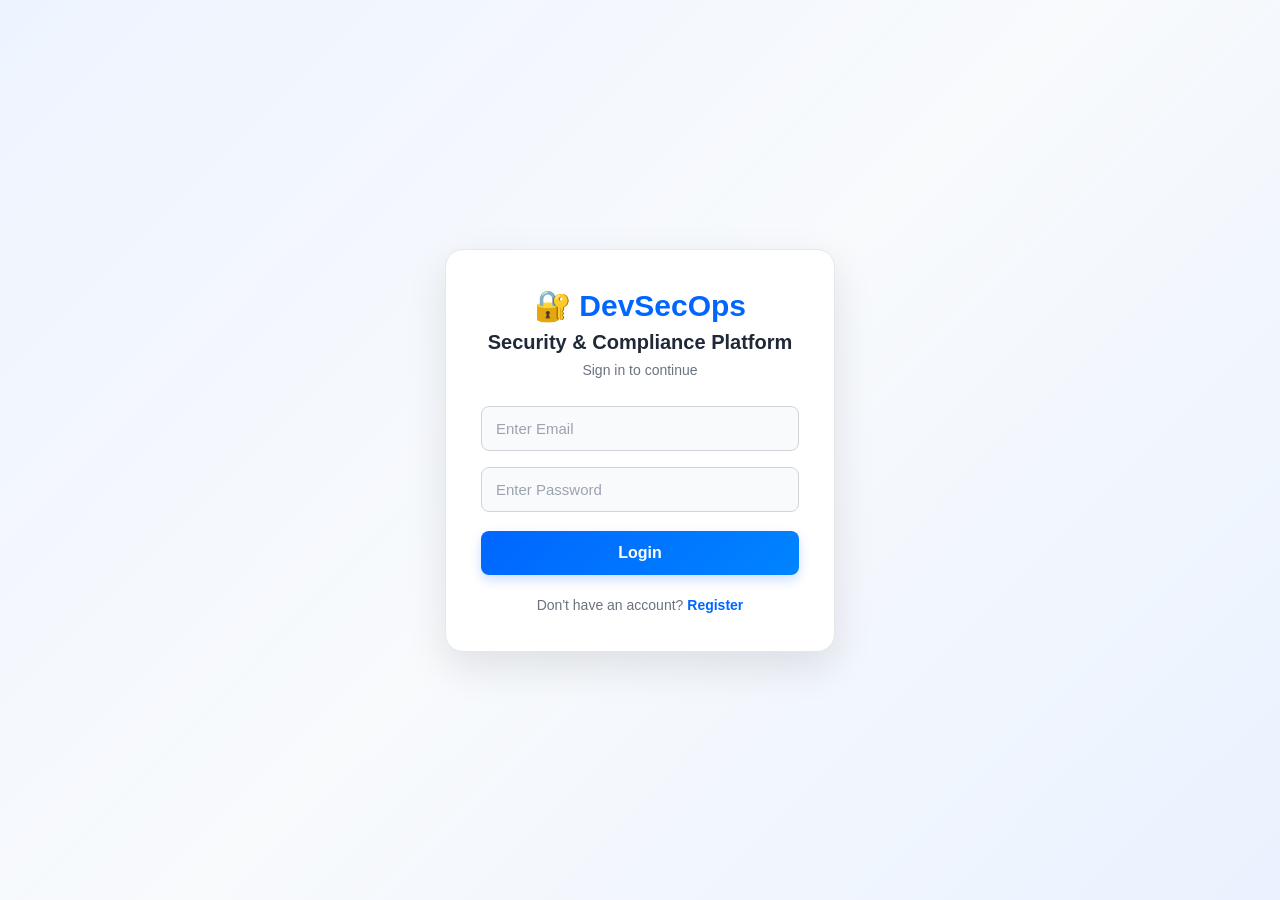
<file: frontend/login.html>
<!DOCTYPE html>
<html lang="en">

<head>
    <meta charset="UTF-8">
    <meta name="viewport" content="width=device-width, initial-scale=1.0">

    <title>DevSecOps Login</title>

    <link rel="stylesheet" href="css/style.css">
</head>

<body>

    <div class="login-container">

        <h1>🔐 DevSecOps</h1>

        <h3>Security & Compliance Platform</h3>

        <p class="subtitle">
            Sign in to continue
        </p>

        <form id="loginForm">

            <input
                type="email"
                id="email"
                placeholder="Enter Email"
                required
            >

            <input
                type="password"
                id="password"
                placeholder="Enter Password"
                required
            >

            <button type="submit">
                Login
            </button>

        </form>

        <p>
            Don't have an account?
            <a href="register.html">Register</a>
        </p>

    </div>

    <script src="js/login.js"></script>

</body>

</html>
</file>
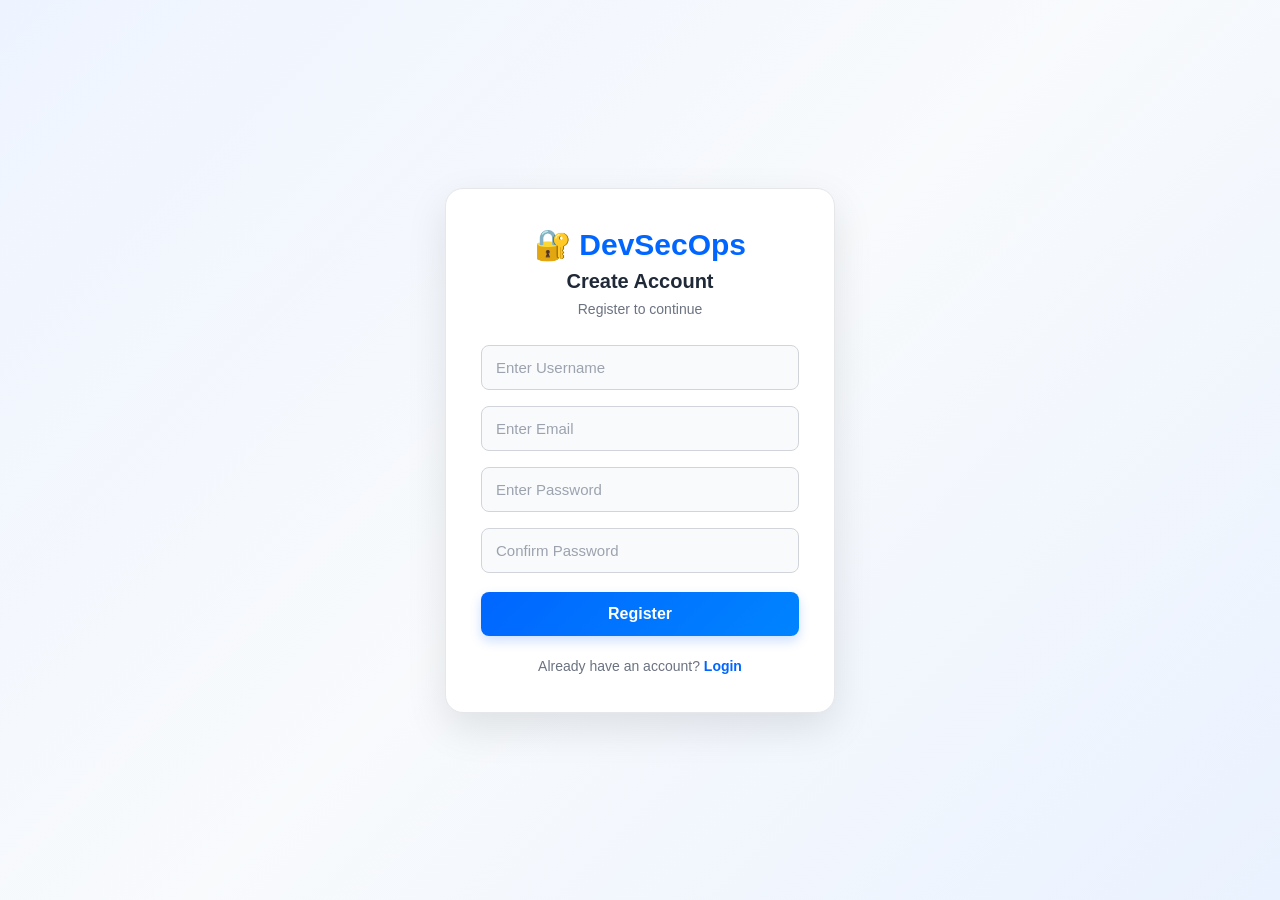
<file: frontend/register.html>
<!DOCTYPE html>
<html lang="en">

<head>
    <meta charset="UTF-8">
    <meta name="viewport" content="width=device-width, initial-scale=1.0">
    <title>DevSecOps Register</title>

    <link rel="stylesheet" href="css/style.css">
</head>

<body>

    <div class="login-container">

        <h1>🔐 DevSecOps</h1>

        <h3>Create Account</h3>

        <p class="subtitle">Register to continue</p>

        <form id="registerForm">

            <input
                type="text"
                id="username"
                placeholder="Enter Username"
                required
            >

            <input
                type="email"
                id="email"
                placeholder="Enter Email"
                required
            >

            <input
                type="password"
                id="password"
                placeholder="Enter Password"
                required
            >

            <input
                type="password"
                id="confirmPassword"
                placeholder="Confirm Password"
                required
            >

            <button type="submit">
                Register
            </button>

        </form>

        <p>
            Already have an account?
            <a href="login.html">Login</a>
        </p>

    </div>

    <script src="js/register.js"></script>

</body>

</html>
</file>
<file: frontend/css/dashboard.css>
/* =========================================
   GLOBAL
========================================= */

* {
    margin: 0;
    padding: 0;
    box-sizing: border-box;
    font-family: "Segoe UI", Arial, Helvetica, sans-serif;
}

body {
    background: #f5f7fb;
    color: #1f2937;
    min-height: 100vh;
}


/* =========================================
   NAVBAR
========================================= */

.navbar {
    background: linear-gradient(135deg, #0066ff, #0084ff);
    color: white;
    padding: 18px 50px;

    display: flex;
    justify-content: space-between;
    align-items: center;

    box-shadow: 0 4px 15px rgba(0, 102, 255, 0.18);
}

.logo {
    display: flex;
    align-items: center;
    gap: 8px;

    font-size: 20px;
    font-weight: 700;
}

.logo-icon {
    font-size: 20px;
}

nav {
    display: flex;
    align-items: center;
    gap: 25px;
}

nav a {
    color: white;
    text-decoration: none;
    font-weight: 600;
    font-size: 15px;
}

nav a:hover {
    opacity: 0.8;
}


/* =========================================
   USERNAME
========================================= */

.username-display {
    color: white;
    font-weight: 600;
    font-size: 15px;
}


/* =========================================
   LOGOUT
========================================= */

.logout-button {
    border: none;
    background: white;
    color: #0066ff;

    padding: 8px 15px;
    border-radius: 6px;

    font-weight: 600;
    cursor: pointer;
}

.logout-button:hover {
    background: #eef5ff;
}


/* =========================================
   MAIN CONTAINER
========================================= */

.container {
    max-width: 1250px;
    margin: 35px auto;
    padding: 0 25px;
}


/* =========================================
   WELCOME
========================================= */

.welcome {
    margin-bottom: 30px;
}

.welcome-label {
    color: #64748b;
    font-size: 14px;
    margin-bottom: 5px;
    font-weight: 600;
    letter-spacing: 0.5px;
}

.welcome h1 {
    font-size: 34px;
    color: #111827;
    margin-bottom: 8px;
}

.welcome-text {
    color: #64748b;
    font-size: 16px;
}


/* =========================================
   SCORE CARDS
========================================= */

.cards {
    display: grid;
    grid-template-columns: repeat(4, 1fr);
    gap: 22px;

    margin-bottom: 30px;
}

.card {
    background: white;

    padding: 25px;
    min-height: 230px;

    border-radius: 14px;
    border: 1px solid #e5e7eb;

    box-shadow: 0 4px 15px rgba(0, 0, 0, 0.05);

    transition: 0.2s ease;
}

.card:hover {
    transform: translateY(-4px);
    box-shadow: 0 10px 25px rgba(0, 0, 0, 0.09);
}

.card-header {
    display: flex;
    align-items: center;
    gap: 8px;

    margin-bottom: 8px;
}

.card-icon {
    font-size: 20px;
}

.card-label {
    font-size: 14px;
    color: #374151;
    font-weight: 600;
}

.card h3 {
    font-size: 17px;
    color: #6b7280;
    margin-bottom: 20px;
}

.score {
    font-size: 36px;
    font-weight: 700;
    color: #0066ff;
    margin-bottom: 5px;
}

.status-score {
    font-size: 32px;
    font-weight: 700;
    color: #0066ff;
    line-height: 1.15;
    margin-bottom: 5px;
}

.card-description {
    color: #64748b;
    font-size: 15px;
}


/* =========================================
   DASHBOARD SECTION
========================================= */

.dashboard-section {
    background: white;

    padding: 30px;
    margin-bottom: 22px;

    border-radius: 14px;
    border: 1px solid #e5e7eb;

    box-shadow: 0 4px 15px rgba(0, 0, 0, 0.05);
}

.section-title {
    margin-bottom: 20px;
}

.section-title > div {
    display: flex;
    align-items: center;
    gap: 10px;
}

.section-icon {
    font-size: 20px;
}

.dashboard-section h2 {
    font-size: 23px;
    color: #111827;

    padding-bottom: 12px;
    border-bottom: 1px solid #e5e7eb;

    width: 100%;
}

.summary-content {
    color: #374151;
}

.summary-content p {
    font-size: 16px;
    margin-bottom: 9px;
    line-height: 1.5;
}

.summary-content strong {
    color: #111827;
}

.loading {
    color: #64748b;
}


/* =========================================
   SECURITY BREAKDOWN
========================================= */

.severity-grid {
    display: grid;
    grid-template-columns: repeat(4, 1fr);
    gap: 18px;
}

.severity-card {
    display: flex;
    align-items: center;
    gap: 15px;

    padding: 20px;

    background: #f8fafc;

    border: 1px solid #e5e7eb;
    border-radius: 12px;

    transition: 0.2s ease;
}

.severity-card:hover {
    transform: translateY(-3px);
    box-shadow: 0 6px 18px rgba(0, 0, 0, 0.08);
}

.severity-icon {
    font-size: 25px;
}

.severity-card h3 {
    margin-bottom: 5px;
    font-size: 16px;
    color: #374151;
}

.severity-card p {
    margin: 0;
    font-size: 28px;
    font-weight: 700;
    color: #111827;
}


/* =========================================
   SECURITY ISSUES
========================================= */

.security-issues-section {
    margin-bottom: 22px;
}


/* Individual security issue */

.security-issue {
    background: #ffffff;

    border: 1px solid #e5e7eb;
    border-radius: 12px;

    padding: 22px;
    margin-bottom: 16px;

    box-shadow: 0 3px 12px rgba(0, 0, 0, 0.04);

    transition: 0.2s ease;
}

.security-issue:hover {
    transform: translateY(-2px);

    box-shadow:
        0 8px 22px rgba(0, 0, 0, 0.08);
}


/* Issue header */

.issue-header {
    display: flex;
    justify-content: space-between;
    align-items: flex-start;

    gap: 20px;

    margin-bottom: 14px;
}

.issue-header h3 {
    color: #111827;
    font-size: 18px;

    margin-top: 8px;
}


/* =========================================
   SEVERITY BADGES
========================================= */

.severity-badge {
    display: inline-block;

    padding: 5px 10px;

    border-radius: 20px;

    font-size: 12px;
    font-weight: 700;

    text-transform: uppercase;
}


/* Critical */

.severity-badge.critical {
    background: #fee2e2;
    color: #b91c1c;
}


/* High */

.severity-badge.high {
    background: #ffedd5;
    color: #c2410c;
}


/* Medium */

.severity-badge.medium {
    background: #fef3c7;
    color: #a16207;
}


/* Low */

.severity-badge.low {
    background: #dcfce7;
    color: #15803d;
}


/* Unknown */

.severity-badge.unknown {
    background: #e5e7eb;
    color: #374151;
}


/* =========================================
   ISSUE STATUS
========================================= */

.issue-status {
    padding: 6px 12px;

    border-radius: 20px;

    font-size: 12px;
    font-weight: 700;

    background: #fee2e2;
    color: #b91c1c;
}


/* Passed */

.issue-status.status-passed {
    background: #dcfce7;
    color: #15803d;
}


/* Warning */

.issue-status.status-warning {
    background: #fef3c7;
    color: #a16207;
}


/* =========================================
   ISSUE DESCRIPTION
========================================= */

.issue-description {
    color: #64748b;

    font-size: 15px;

    line-height: 1.6;

    margin-bottom: 18px;
}


/* =========================================
   ISSUE INFORMATION
========================================= */

.issue-info {
    display: grid;

    grid-template-columns:
        repeat(3, 1fr);

    gap: 15px;

    margin-bottom: 18px;
}

.issue-info > div {
    background: #f8fafc;

    padding: 14px;

    border-radius: 8px;

    border: 1px solid #e5e7eb;
}

.issue-info strong {
    display: block;

    color: #374151;

    font-size: 13px;

    margin-bottom: 5px;
}

.issue-info span {
    color: #64748b;

    font-size: 14px;
}


/* =========================================
   RECOMMENDATION
========================================= */

.recommendation {
    background: #fff7ed;

    border-left: 4px solid #f97316;

    padding: 15px 17px;

    border-radius: 6px;
}

.recommendation strong {
    display: block;

    color: #9a3412;

    margin-bottom: 5px;
}

.recommendation p {
    color: #7c2d12;

    font-size: 14px;

    line-height: 1.5;
}


/* =========================================
   SECURITY ISSUE EMPTY
========================================= */

.security-issue-empty {
    text-align: center;

    padding: 35px 20px;

    background: #f8fafc;

    border: 1px dashed #cbd5e1;

    border-radius: 12px;
}

.security-issue-empty .empty-icon {
    display: block;

    font-size: 35px;

    margin-bottom: 10px;
}

.security-issue-empty h3 {
    color: #111827;

    margin-bottom: 7px;
}

.security-issue-empty p {
    color: #64748b;

    font-size: 14px;
}


/* =========================================
   COMPLIANCE BREAKDOWN
========================================= */

.compliance-progress {
    margin-bottom: 25px;
}

.progress-info {
    display: flex;
    justify-content: space-between;

    margin-bottom: 10px;

    font-size: 15px;
}

.progress-info strong {
    color: #0066ff;
    font-size: 18px;
}

.progress-bar {
    width: 100%;
    height: 12px;

    background: #e5e7eb;

    border-radius: 20px;
    overflow: hidden;
}

.progress-fill {
    width: 0%;
    height: 100%;

    background: linear-gradient(
        90deg,
        #0066ff,
        #0084ff
    );

    border-radius: 20px;

    transition: width 0.5s ease;
}

.compliance-stats {
    display: grid;
    grid-template-columns: repeat(3, 1fr);
    gap: 18px;
}

.compliance-stats > div {
    padding: 18px;

    background: #f8fafc;

    border: 1px solid #e5e7eb;
    border-radius: 10px;
}

.compliance-stats span {
    display: block;

    color: #6b7280;

    font-size: 14px;

    margin-bottom: 8px;
}

.compliance-stats strong {
    font-size: 25px;
    color: #111827;
}


/* =========================================
   SCAN SECTION
========================================= */

.scan-section {
    background: white;

    padding: 30px;
    margin-bottom: 25px;

    border-radius: 14px;
    border: 1px solid #e5e7eb;

    box-shadow: 0 4px 15px rgba(0, 0, 0, 0.05);
}

.scan-section h2 {
    color: #111827;
    margin-bottom: 8px;
}

.scan-section p {
    color: #6b7280;
    margin-bottom: 20px;
}

.actions {
    display: flex;
    gap: 15px;
}

.scan-button {
    border: none;

    padding: 14px 25px;

    border-radius: 8px;

    background: linear-gradient(
        135deg,
        #0066ff,
        #0084ff
    );

    color: white;

    font-size: 15px;
    font-weight: 600;

    cursor: pointer;

    box-shadow:
        0 5px 12px rgba(0, 102, 255, 0.2);

    transition: 0.2s ease;
}

.scan-button:hover {
    transform: translateY(-2px);

    box-shadow:
        0 8px 18px rgba(0, 102, 255, 0.28);
}

.scan-button:disabled {
    opacity: 0.7;
    cursor: not-allowed;

    transform: none;
}


/* =========================================
   SCAN HISTORY
========================================= */

.history-table-wrapper {
    width: 100%;

    overflow-x: auto;

    border-radius: 10px;
}

.history-table {
    width: 100%;

    border-collapse: collapse;

    background: white;

    min-width: 850px;
}

.history-table th {
    background: #f8fafc;

    color: #374151;

    font-size: 13px;

    font-weight: 700;

    text-align: left;

    padding: 15px;

    border-bottom: 1px solid #e5e7eb;
}

.history-table td {
    padding: 15px;

    color: #64748b;

    font-size: 14px;

    border-bottom: 1px solid #e5e7eb;
}

.history-table tbody tr {
    transition: 0.15s ease;
}

.history-table tbody tr:hover {
    background: #f8fafc;
}

.history-table td strong {
    color: #111827;
}


/* History good */

.history-good {
    display: inline-block;

    background: #dcfce7;

    color: #15803d;

    padding: 5px 10px;

    border-radius: 20px;

    font-size: 12px;

    font-weight: 700;
}


/* History warning */

.history-warning {
    display: inline-block;

    background: #fef3c7;

    color: #a16207;

    padding: 5px 10px;

    border-radius: 20px;

    font-size: 12px;

    font-weight: 700;
}


/* =========================================
   SYSTEM INFO
========================================= */

.system-info {
    display: grid;
    grid-template-columns: repeat(4, 1fr);
    gap: 18px;

    margin-bottom: 40px;
}

.system-info > div {
    background: white;

    padding: 18px;

    border-radius: 10px;
    border: 1px solid #e5e7eb;
}

.system-info strong {
    display: block;
    color: #374151;
    margin-bottom: 5px;
}

.system-info span {
    color: #6b7280;
}


/* =========================================
   SCROLLBAR
========================================= */

::-webkit-scrollbar {
    width: 8px;
}

::-webkit-scrollbar-track {
    background: #f1f5f9;
}

::-webkit-scrollbar-thumb {
    background: #cbd5e1;
    border-radius: 10px;
}

::-webkit-scrollbar-thumb:hover {
    background: #94a3b8;
}


/* =========================================
   TABLET
========================================= */

@media (max-width: 1000px) {

    .cards {
        grid-template-columns: repeat(2, 1fr);
    }

    .severity-grid {
        grid-template-columns: repeat(2, 1fr);
    }

    .system-info {
        grid-template-columns: repeat(2, 1fr);
    }

    .issue-info {
        grid-template-columns: 1fr;
    }

}


/* =========================================
   MOBILE
========================================= */

@media (max-width: 650px) {

    .navbar {
        flex-direction: column;

        gap: 15px;

        padding: 20px;
    }

    nav {
        gap: 15px;
    }

    .container {
        margin: 25px auto;

        padding: 0 15px;
    }

    .cards {
        grid-template-columns: 1fr;
    }

    .severity-grid {
        grid-template-columns: 1fr;
    }

    .compliance-stats {
        grid-template-columns: 1fr;
    }

    .system-info {
        grid-template-columns: 1fr;
    }

    .actions {
        flex-direction: column;
    }

    .scan-button {
        width: 100%;
    }

    .issue-header {
        flex-direction: column;
    }

    .issue-status {
        align-self: flex-start;
    }

    .security-issue {
        padding: 18px;
    }

}
</file>
<file: frontend/css/style.css>
/* =========================================
   GLOBAL RESET
========================================= */

* {
    margin: 0;
    padding: 0;
    box-sizing: border-box;
    font-family: "Segoe UI", Arial, Helvetica, sans-serif;
}


/* =========================================
   BODY
========================================= */

body {
    min-height: 100vh;

    display: flex;
    justify-content: center;
    align-items: center;

    background:
        linear-gradient(
            135deg,
            #eef4ff 0%,
            #f8fafc 50%,
            #eaf2ff 100%
        );

    color: #1f2937;
}


/* =========================================
   LOGIN / REGISTER CONTAINER
========================================= */

.login-container {
    width: 390px;

    background: #ffffff;

    padding: 38px 35px;

    border-radius: 18px;

    border: 1px solid #e5e7eb;

    box-shadow:
        0 15px 40px rgba(0, 0, 0, 0.10);

    transition: 0.25s ease;
}

.login-container:hover {
    transform: translateY(-3px);

    box-shadow:
        0 20px 45px rgba(0, 0, 0, 0.13);
}


/* =========================================
   TITLE
========================================= */

.login-container h1 {
    text-align: center;

    color: #0066ff;

    font-size: 30px;

    font-weight: 700;

    margin-bottom: 8px;
}

.login-container h3 {
    text-align: center;

    color: #1f2937;

    font-size: 20px;

    font-weight: 600;

    margin-bottom: 8px;
}

.subtitle {
    text-align: center;

    color: #6b7280;

    font-size: 14px;

    margin-bottom: 28px;
}


/* =========================================
   FORM
========================================= */

form {
    width: 100%;
}


/* =========================================
   INPUTS
========================================= */

input {
    width: 100%;

    padding: 13px 14px;

    margin-bottom: 16px;

    border: 1px solid #d1d5db;

    border-radius: 8px;

    background: #f9fafb;

    color: #111827;

    font-size: 15px;

    outline: none;

    transition:
        border 0.2s ease,
        box-shadow 0.2s ease,
        background 0.2s ease;
}

input::placeholder {
    color: #9ca3af;
}

input:focus {
    background: #ffffff;

    border-color: #0066ff;

    box-shadow:
        0 0 0 3px rgba(0, 102, 255, 0.12);
}


/* =========================================
   BUTTON
========================================= */

button {
    width: 100%;

    padding: 13px;

    margin-top: 3px;

    border: none;

    border-radius: 8px;

    background:
        linear-gradient(
            135deg,
            #0066ff,
            #0084ff
        );

    color: white;

    font-size: 16px;

    font-weight: 600;

    cursor: pointer;

    box-shadow:
        0 5px 12px rgba(0, 102, 255, 0.20);

    transition:
        transform 0.2s ease,
        box-shadow 0.2s ease;
}

button:hover {
    transform: translateY(-2px);

    box-shadow:
        0 8px 18px rgba(0, 102, 255, 0.28);
}

button:active {
    transform: translateY(0);
}


/* =========================================
   BOTTOM TEXT
========================================= */

.login-container p:last-child {
    text-align: center;

    margin-top: 22px;

    color: #6b7280;

    font-size: 14px;
}


/* =========================================
   LINKS
========================================= */

a {
    color: #0066ff;

    text-decoration: none;

    font-weight: 600;
}

a:hover {
    text-decoration: underline;
}


/* =========================================
   ERROR / MESSAGE
========================================= */

.error-message {
    color: #dc2626;

    font-size: 13px;

    margin-top: -8px;

    margin-bottom: 12px;

    text-align: center;
}


/* =========================================
   RESPONSIVE
========================================= */

@media (max-width: 500px) {

    body {
        padding: 20px;
    }

    .login-container {
        width: 100%;

        max-width: 390px;

        padding: 30px 24px;
    }

    .login-container h1 {
        font-size: 27px;
    }

    .login-container h3 {
        font-size: 18px;
    }
}
</file>
